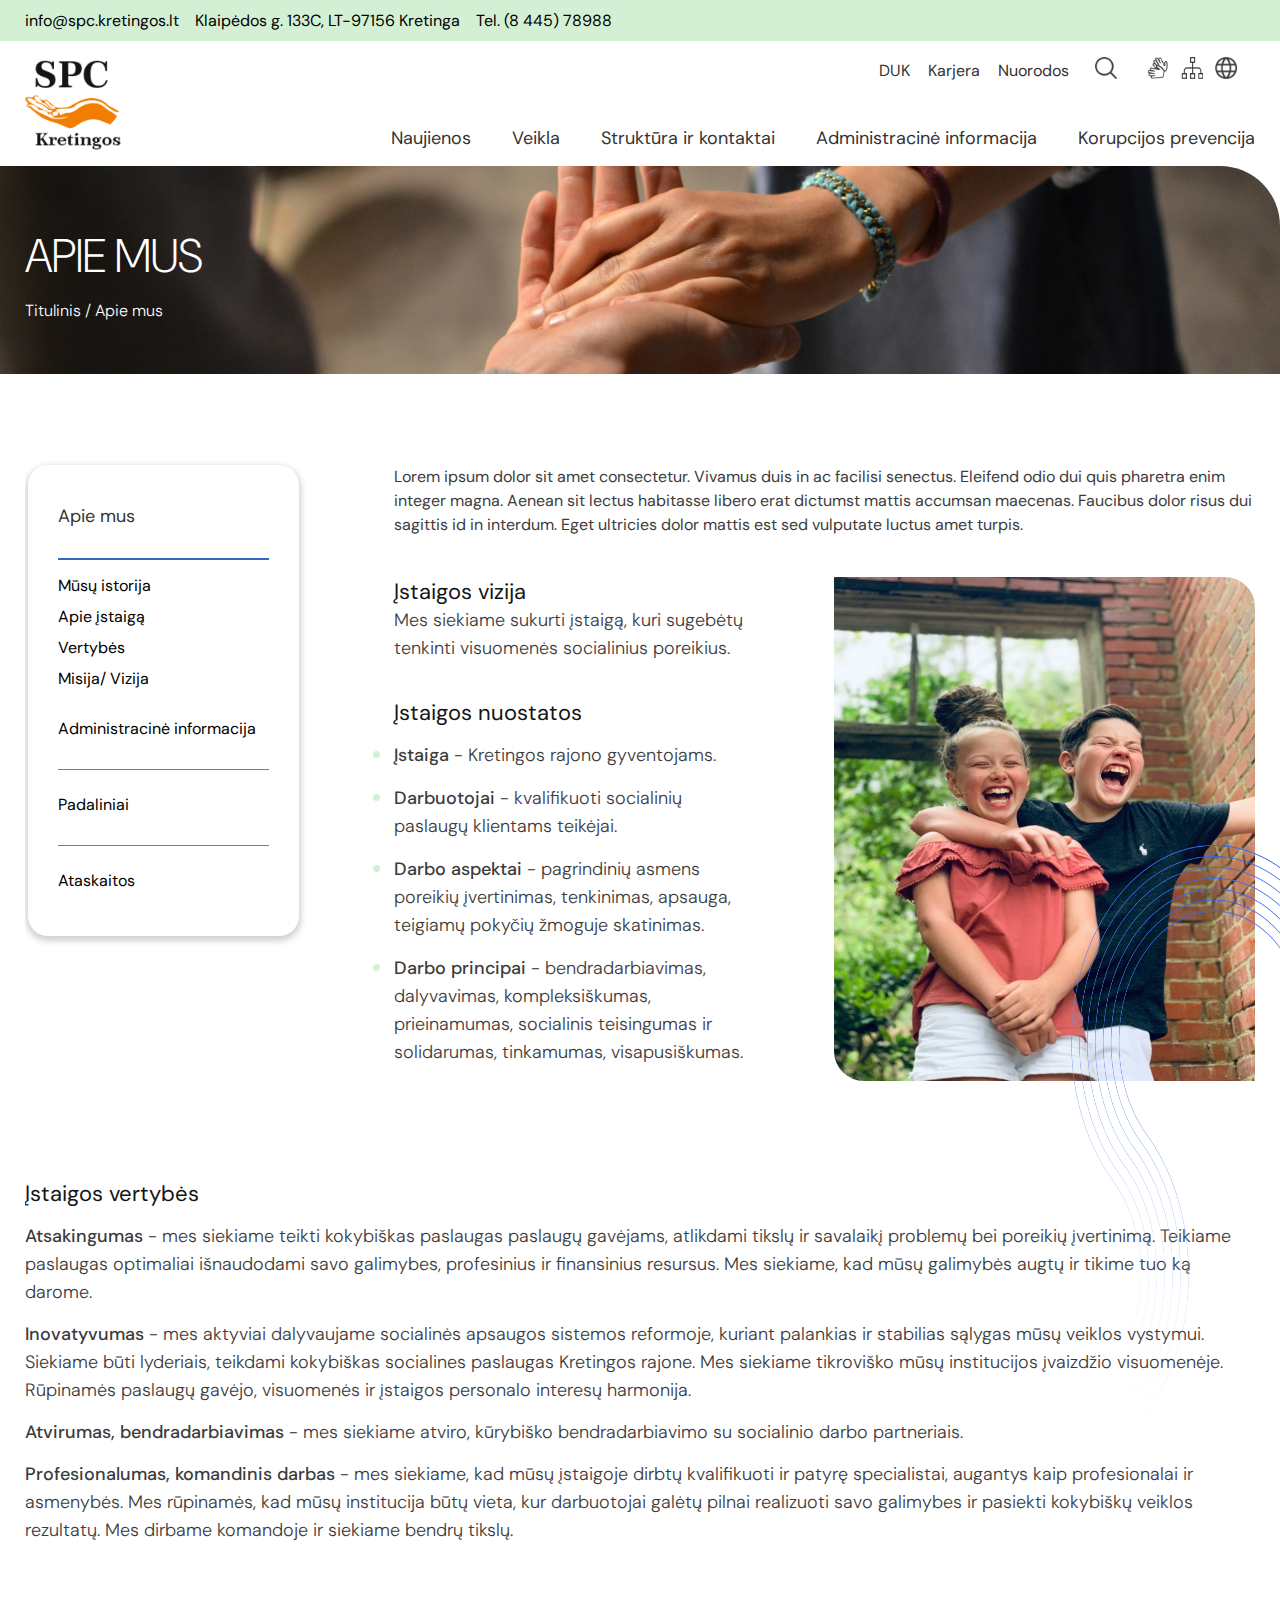
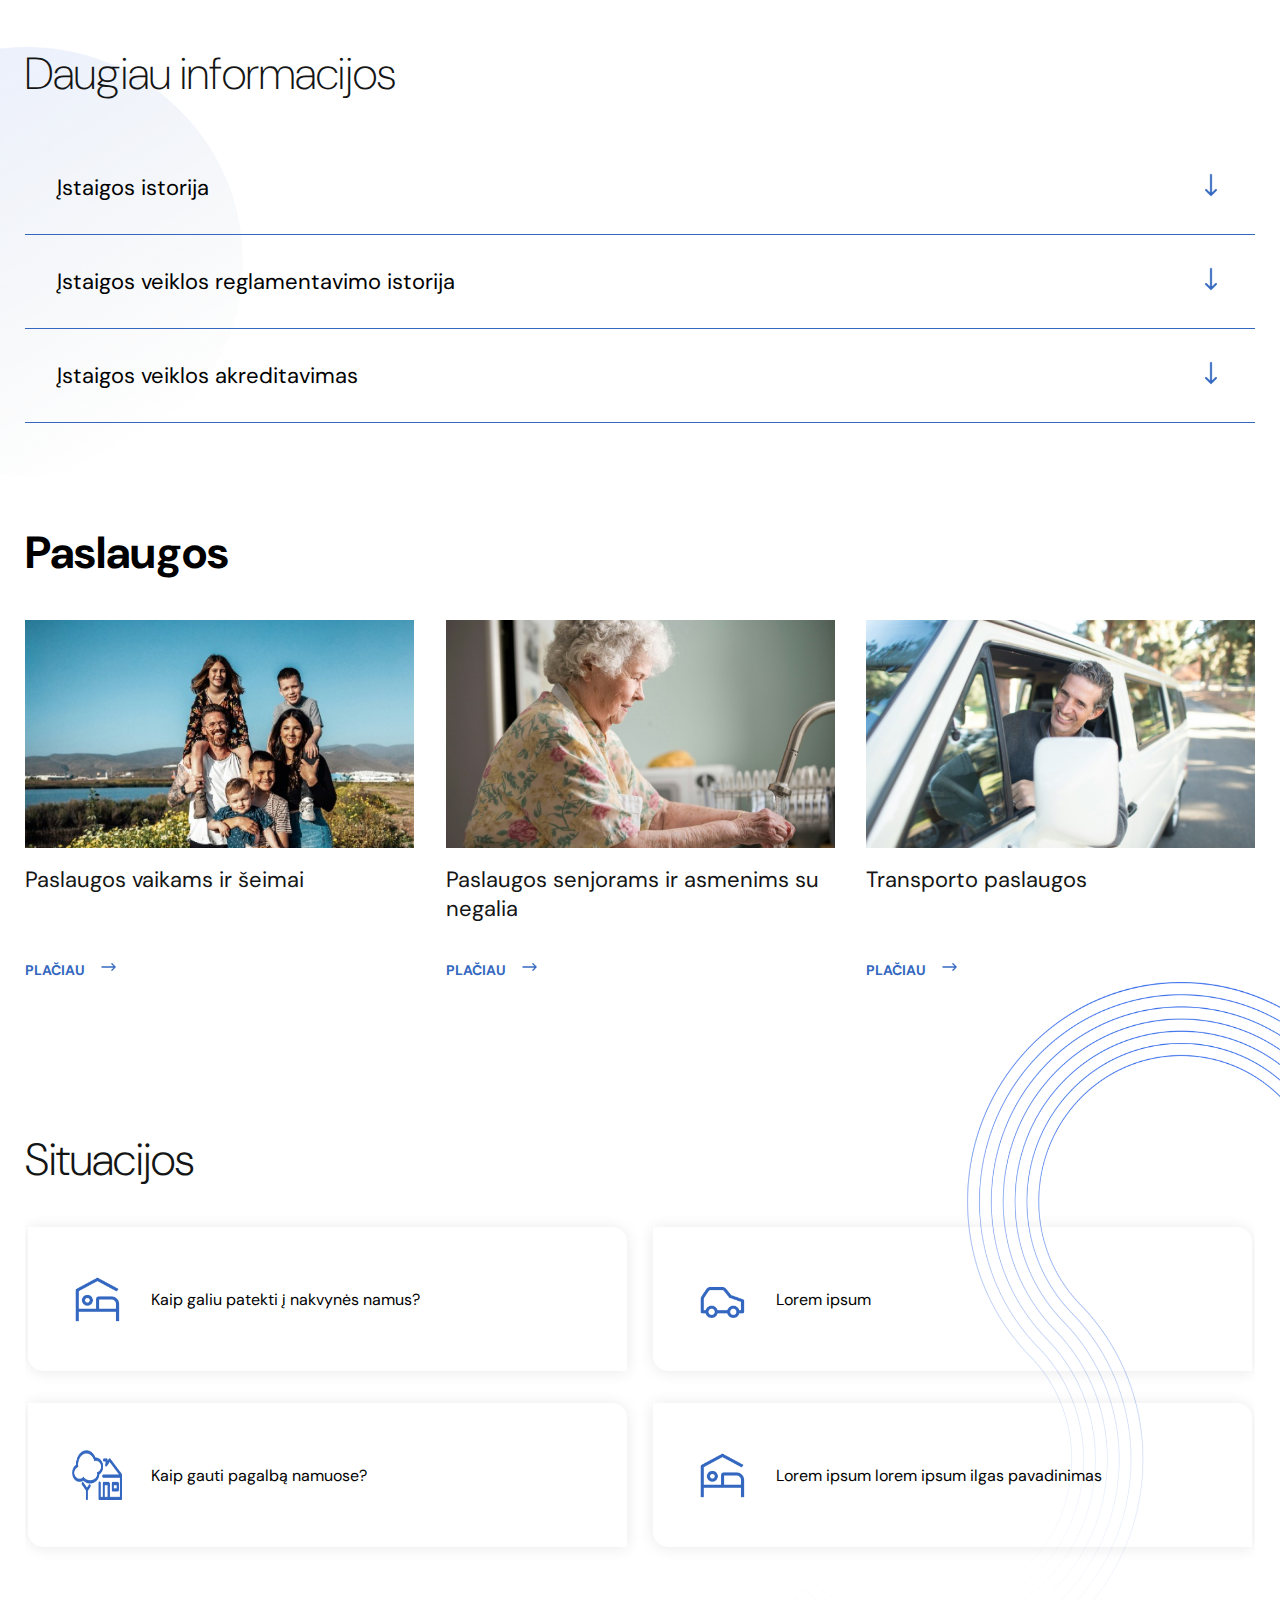
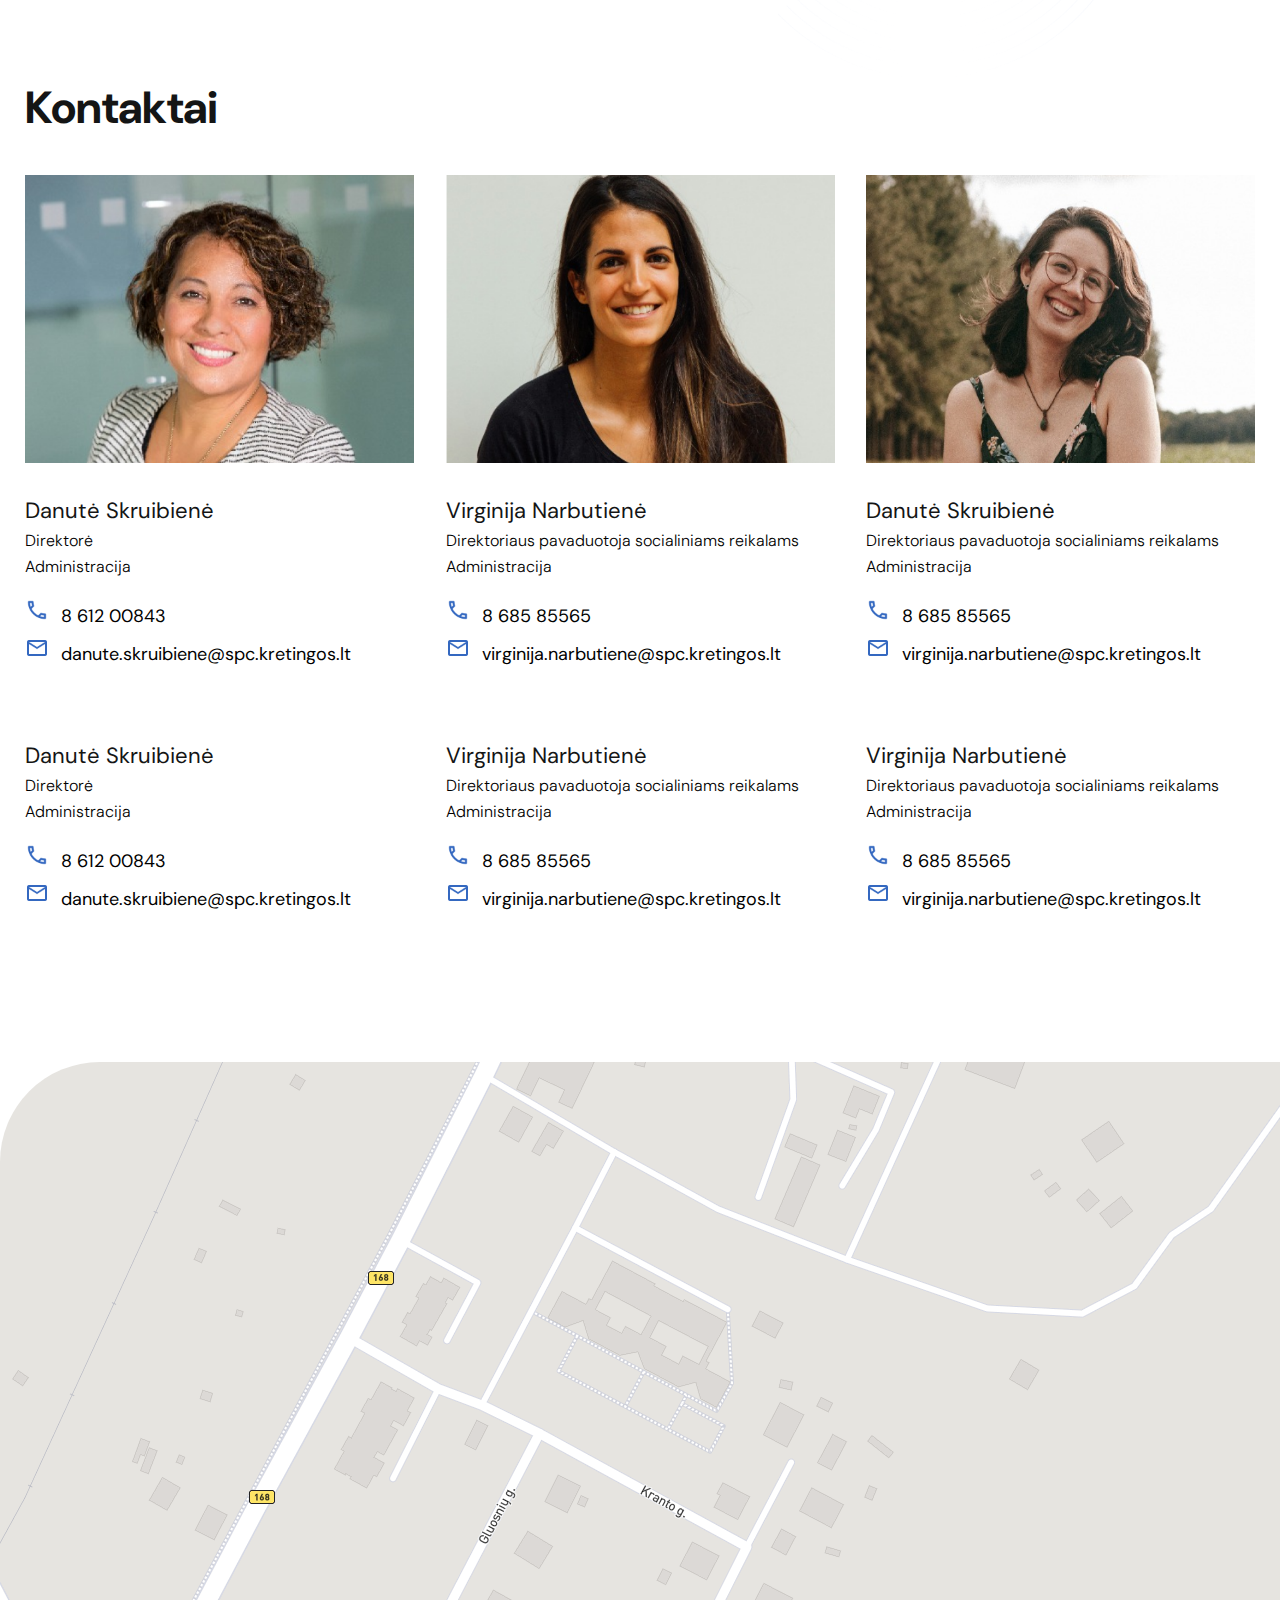
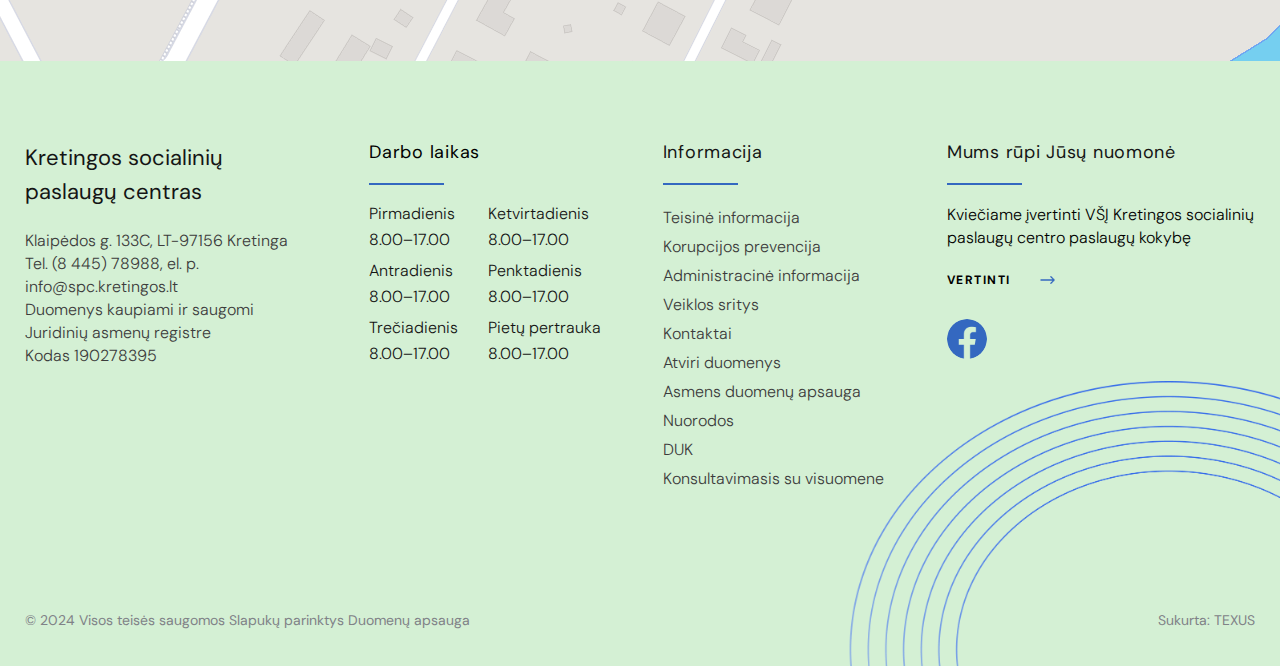
<file: page1.html>
<!DOCTYPE html>
<html lang="en">

<head>
    <meta charset="UTF-8">
    <meta name="viewport" content="width=device-width, initial-scale=1.0">
    <!-- My own style -->
    <link rel="stylesheet" type="text/css" href="./resources/css/style.css">
    <link rel="stylesheet" type="text/css" href="./resources/css/page1.css">
    <!-- Add the Font Awesome CSS file -->
    <link rel="stylesheet" href="https://cdnjs.cloudflare.com/ajax/libs/font-awesome/4.7.0/css/font-awesome.min.css">

    <!--PLUGIN-->
    <script src="https://ajax.googleapis.com/ajax/libs/jquery/3.6.1/jquery.min.js"></script>
    <title>Kretingos SPC dizainas</title>
</head>

<body>

    <div id="container-max">
        <div id="mobile-left" class="mobile-left">
            <div class="header">
                <div class="header-top">
                    <div class="container">
                        <ul>
                            <li>info@spc.kretingos.lt</li>
                            <li>Klaipėdos g. 133C, LT-97156 Kretinga</li>
                            <li>Tel. (8 445) 78988</li>
                        </ul>
                    </div>
                </div>
                <header>
                    <div class="container">
                        <div class="header-bottom">
                            <div class="logo">
                                <img src="./resources/images/logo-weight.png" alt="logo" />
                            </div>
                            <div class="navs">
                                <div class="top">
                                    <ul>
                                        <li><a>DUK</a></li>
                                        <li><a>Karjera</a></li>
                                        <li><a>Nuorodos</a></li>
                                        <li>
                                            <img class="search" src="./resources/images/icons/search.png"
                                                alt="search" />
                                            <img src="./resources/images/icons/praise.png" alt="claps" />
                                            <img src="./resources/images/icons/sitemap.png" alt="example" />
                                            <img src="./resources/images/icons/lan.png" alt="language" />
                                        </li>
                                    </ul>
                                </div>
                                <div class="bottom">
                                    <ul>
                                        <li><a>Naujienos</a></li>
                                        <li><a>Veikla</a></li>
                                        <li><a>Struktūra ir kontaktai</a></li>
                                        <li><a>Administracinė informacija</a></li>
                                        <li><a>Korupcijos prevencija</a></li>
                                    </ul>
                                </div>
                            </div>
                        </div>
                    </div>
                </header>

            </div>
            <div class="mobile-header">
                <div class="mobile-logo">
                    <img src="./resources/images/logo-weight.png" alt="logo" />
                </div>
                <div class="mobile-menu">
                    <ul>
                        <li>
                            <img class="search" src="./resources/images/icons/search.png" alt="search" />
                        </li>
                        <li>
                            <img src="./resources/images/icons/praise.png" alt="claps" />
                        </li>
                        <li>
                            <img src="./resources/images/icons/sitemap.png" alt="example" />
                        </li>
                        <li>
                            <img src="./resources/images/icons/lan.png" alt="language" />
                        </li>
                        <li id="humberger" onclick="change()">
                            <div class="humberger-box">
                                <span></span>
                                <span></span>
                                <span></span>
                                <span></span>
                            </div>
                        </li>
                    </ul>
                </div>
            </div>
            <div class="banner">
                <img src="./resources/images/vanduooo.png" alt="proper text">
                <div class="container">
                    <div class="txt">
                        <h1>APIE MUS</h1>
                        <p>Titulinis / Apie mus</p>
                    </div>
                </div>
            </div>
            <div class="container">
                <div class="descrip">
                    <div class="left">
                        <ul class="parrent">
                            <li>
                                <a>Apie mus</a>
                            </li>
                            <ul class="child">
                                <li>Mūsų istorija</li>
                                <li>Apie įstaigą</li>
                                <li>Vertybės</li>
                                <li>Misija/ Vizija</li>
                            </ul>

                            <li>Administracinė informacija</li>
                            <li>Padaliniai</li>
                            <li>Ataskaitos</li>
                        </ul>
                    </div>
                    <div class="right">
                        <p>
                            Lorem ipsum dolor sit amet consectetur. Vivamus duis in ac facilisi senectus. Eleifend odio
                            dui
                            quis
                            pharetra enim integer magna. Aenean sit lectus habitasse libero erat dictumst mattis
                            accumsan
                            maecenas. Faucibus dolor risus dui sagittis id in interdum. Eget ultricies dolor mattis est
                            sed
                            vulputate luctus amet turpis.
                        </p>
                        <div class="img-list">
                            <div class="left-list">
                                <h6>Įstaigos vizija</h6>
                                <p>Mes siekiame sukurti įstaigą, kuri sugebėtų tenkinti visuomenės socialinius
                                    poreikius.
                                </p>
                                <h6>Įstaigos nuostatos</h6>
                                <ul>
                                    <li><b>Įstaiga</b> - Kretingos rajono gyventojams.</li>
                                    <li><b>Darbuotojai</b> - kvalifikuoti socialinių paslaugų klientams teikėjai.</li>
                                    <li><b>Darbo aspektai</b> - pagrindinių asmens poreikių įvertinimas, tenkinimas,
                                        apsauga,
                                        teigiamų pokyčių žmoguje skatinimas.</li>
                                    <li><b>Darbo principai</b> - bendradarbiavimas, dalyvavimas, kompleksiškumas,
                                        prieinamumas,
                                        socialinis teisingumas ir solidarumas, tinkamumas, visapusiškumas.
                                    </li>
                                </ul>
                            </div>
                            <div class="right-img">
                                <img src="resources/images/we.jpeg" alt="proper text">
                            </div>
                        </div>
                    </div>
                </div>
            </div>
            <div class="para-parent">
                <div class="container">
                    <div class="para">
                        <h6>Įstaigos vertybės</h6>
                        <p>
                            <b>Atsakingumas</b> - mes siekiame teikti kokybiškas paslaugas paslaugų gavėjams, atlikdami
                            tikslų
                            ir
                            savalaikį
                            problemų bei poreikių įvertinimą. Teikiame paslaugas optimaliai išnaudodami savo galimybes,
                            profesinius
                            ir finansinius resursus. Mes siekiame, kad mūsų galimybės augtų ir tikime tuo ką darome.
                        </p>
                        <p>
                            <b>Inovatyvumas</b> - mes aktyviai dalyvaujame socialinės apsaugos sistemos reformoje,
                            kuriant
                            palankias
                            ir
                            stabilias sąlygas mūsų veiklos vystymui. Siekiame būti lyderiais, teikdami kokybiškas
                            socialines
                            paslaugas Kretingos rajone. Mes siekiame tikroviško mūsų institucijos įvaizdžio visuomenėje.
                            Rūpinamės
                            paslaugų gavėjo, visuomenės ir įstaigos personalo interesų harmonija.
                        </p>
                        <p>
                            <b>Atvirumas, bendradarbiavimas</b> - mes siekiame atviro, kūrybiško bendradarbiavimo su
                            socialinio
                            darbo
                            partneriais.
                        </p>
                        <p>
                            <b>Profesionalumas, komandinis darbas</b> - mes siekiame, kad mūsų įstaigoje dirbtų
                            kvalifikuoti
                            ir
                            patyrę
                            specialistai, augantys kaip profesionalai ir asmenybės. Mes rūpinamės, kad mūsų institucija
                            būtų
                            vieta,
                            kur darbuotojai galėtų pilnai realizuoti savo galimybes ir pasiekti kokybiškų veiklos
                            rezultatų.
                            Mes
                            dirbame komandoje ir siekiame bendrų tikslų.
                        </p>
                    </div>
                </div>
                <img src="./resources/images/ranibow.png" class="para-rain" alt="proper text">
            </div>
            <div class="showing">
                <div class="container">
                    <h1>Daugiau informacijos</h1>
                    <div class="switch">
                        <input id="switch-toggle" type="checkbox" role="switch" aria-labelledby="switch-label" />
                    </div>
                    <section>
                        <details class="accordion">
                            <summary id="accordion-toggle-01" class="accordion-toggle">
                                <h2>Įstaigos istorija</h2>
                                <span class="btn-icon" aria-hidden="true">
                                    <img class="down" src="./resources/images/icons/down-arrows.png" alt="proper text">
                                </span>
                            </summary>
                            <div class="accordion-panel" aria-labelledby="accordion-toggle-01">
                                <!-- Additional div to smoothen grid 0 -> 1fr transition -->
                                <div class="accordion-drawer">
                                    <!-- Additional div to add padding to the content without messing with the animation -->
                                    <div class="accordion-content">
                                        <p>
                                            Lorem ipsum dolor sit amet consectetur adipisicing elit.
                                            Expedita reprehenderit amet perferendis unde voluptate
                                            eligendi possimus corporis, illo cupiditate est in mollitia
                                            maxime! Recusandae, sed similique asperiores repellendus
                                            placeat unde libero nesciunt deleniti animi. Rerum
                                            repellendus dicta labore debitis praesentium. Error illum
                                            reprehenderit aliquid doloribus saepe est, eum quos vitae!
                                        </p>
                                    </div>
                                </div>
                            </div>
                        </details>
                    </section>

                    <section>
                        <details class="accordion">
                            <summary id="accordion-toggle-02" class="accordion-toggle">
                                <h2>Įstaigos veiklos reglamentavimo istorija</h2>
                                <span class="btn-icon" aria-hidden="true">
                                    <img class="down" src="./resources/images/icons/down-arrows.png" alt="proper text">
                                </span>
                            </summary>
                            <div class="accordion-panel" aria-labelledby="accordion-toggle-02">
                                <!-- Additional div to smoothen grid 0 -> 1fr transition -->
                                <div class="accordion-drawer">
                                    <!-- Additional div to add padding to the content without messing with the animation -->
                                    <div class="accordion-content">

                                        <p>
                                            Lorem ipsum dolor sit amet consectetur adipisicing elit.
                                            Expedita reprehenderit amet perferendis unde voluptate
                                            eligendi possimus corporis, illo cupiditate est in mollitia
                                            maxime! Recusandae, sed similique asperiores repellendus
                                            placeat unde libero nesciunt deleniti animi. Rerum
                                            repellendus dicta labore debitis praesentium. Error illum
                                            reprehenderit aliquid doloribus saepe est, eum quos vitae!
                                        </p>
                                    </div>
                                </div>
                            </div>
                        </details>
                    </section>

                    <section>
                        <details class="accordion">
                            <summary id="accordion-toggle-03" class="accordion-toggle">
                                <h2>Įstaigos veiklos akreditavimas</h2>
                                <span class="btn-icon" aria-hidden="true">
                                    <img class="down" src="./resources/images/icons/down-arrows.png" alt="proper text">
                                </span>
                            </summary>
                            <div class="accordion-panel" aria-labelledby="accordion-toggle-03">
                                <!-- Additional div to smoothen grid 0 -> 1fr transition -->
                                <div class="accordion-drawer">
                                    <!-- Additional div to add padding to the content without messing with the animation -->
                                    <div class="accordion-content">
                                        <!-- <h3>Subtitle</h3> -->
                                        <p>
                                            Lorem ipsum dolor sit amet consectetur adipisicing elit.
                                            Expedita reprehenderit amet perferendis unde voluptate
                                            eligendi possimus corporis, illo cupiditate est in mollitia
                                            maxime! Recusandae, sed similique asperiores repellendus
                                            placeat unde libero nesciunt deleniti animi. Rerum
                                            repellendus dicta labore debitis praesentium. Error illum
                                            reprehenderit aliquid doloribus saepe est, eum quos vitae!
                                        </p>
                                    </div>
                                </div>
                            </div>
                        </details>
                    </section>
                </div>
                <img src="./resources/images/rainbow1.png" alt="proper text" class="showing-rainbow">
            </div>
            <div class="container">
                <div class="profile">
                    <h2>Paslaugos</h2>
                    <div class="items">
                        <div class="item">
                            <img src="./resources/images/our-group.png" alt="proper text">
                            <div class="title">Paslaugos vaikams ir šeimai</div>
                            <div class="more">
                                <a href="#">PLAČIAU</a>
                                <span><img src="./resources/images/icons/right-arrows.png" alt="proper text"></span>
                            </div>
                        </div>
                        <div class="item">
                            <img src="./resources/images/vanduooo-1.png" alt="proper text">
                            <div class="title">Paslaugos senjorams ir asmenims su negalia</div>
                            <div class="more">
                                <a href="#">PLAČIAU</a>
                                <span><img src="./resources/images/icons/right-arrows.png" alt="proper text"></span>
                            </div>
                        </div>
                        <div class="item">
                            <img src="./resources/images/vanduooo-2.png" alt="proper text">
                            <div class="title">Transporto paslaugos</div>
                            <div class="more">
                                <a href="#">PLAČIAU</a>
                                <span><img src="./resources/images/icons/right-arrows.png" alt="proper text"></span>
                            </div>
                        </div>
                    </div>
                </div>
            </div>
            <div class="link-parent">
                <div class="container">
                    <div class="link">
                        <h2>Situacijos</h2>
                        <div class="situ">
                            <div class="item">
                                <img src="./resources/images/icons/hotel.png" alt="proper text">
                                <span>Kaip galiu patekti į nakvynės namus?</span>
                            </div>
                            <div class="item">
                                <img src="./resources/images/icons/car.png" alt="proper text">
                                <span>Lorem ipsum</span>
                            </div>
                            <div class="item">
                                <img src="./resources/images/icons/group.png" alt="proper text">
                                <span>Kaip gauti pagalbą namuose?</span>
                            </div>
                            <div class="item">
                                <img src="./resources/images/icons/hotel.png" alt="proper text">
                                <span>Lorem ipsum lorem ipsum ilgas pavadinimas</span>
                            </div>
                        </div>
                    </div>
                </div>
                <img src="./resources/images/ranibow.png" alt="proper text" class="link-rainbow">
            </div>
            <div class="container">
                <div class="clients">
                    <h2>Kontaktai</h2>
                    <div class="client">
                        <div class="item">
                            <img src="./resources/images/vanduooo-3.png" alt="proper text">
                            <div class="first">
                                <h6>Danutė Skruibienė</h6>
                                <p>Direktorė</p>
                                <p>Administracija</p>
                                <ul class="tel">
                                    <li>
                                        <img src="./resources/images/icons/Phone.png" alt="proper text">
                                        <span>8 612 00843</span>
                                    </li>
                                    <li>
                                        <img src="./resources/images/icons/Email.png" alt="proper text">
                                        <span>danute.skruibiene@spc.kretingos.lt </span>
                                    </li>
                                </ul>
                            </div>
                            <div class="second">
                                <h6>Danutė Skruibienė</h6>
                                <p>Direktorė</p>
                                <p>Administracija</p>
                                <ul class="tel">
                                    <li>
                                        <img src="./resources/images/icons/Phone.png" alt="proper text">
                                        <span>8 612 00843</span>
                                    </li>
                                    <li>
                                        <img src="./resources/images/icons/Email.png" alt="proper text">
                                        <span>danute.skruibiene@spc.kretingos.lt </span>
                                    </li>
                                </ul>
                            </div>
                        </div>
                        <div class="item">
                            <img src="./resources/images/vanduooo-4.png" alt="proper text">
                            <div class="first">
                                <h6>Virginija Narbutienė</h6>
                                <p>Direktoriaus pavaduotoja socialiniams reikalams</p>
                                <p>Administracija</p>
                                <ul class="tel">
                                    <li>
                                        <img src="./resources/images/icons/Phone.png" alt="proper text">
                                        <span>8 685 85565</span>
                                    </li>
                                    <li>
                                        <img src="./resources/images/icons/Email.png" alt="proper text">
                                        <span>virginija.narbutiene@spc.kretingos.lt</span>
                                    </li>
                                </ul>
                            </div>
                            <div class="second">
                                <h6>Virginija Narbutienė</h6>
                                <p>Direktoriaus pavaduotoja socialiniams reikalams</p>
                                <p>Administracija</p>
                                <ul class="tel">
                                    <li>
                                        <img src="./resources/images/icons/Phone.png" alt="proper text">
                                        <span>8 685 85565</span>
                                    </li>
                                    <li>
                                        <img src="./resources/images/icons/Email.png" alt="proper text">
                                        <span>virginija.narbutiene@spc.kretingos.lt</span>
                                    </li>
                                </ul>
                            </div>
                        </div>
                        <div class="item">
                            <img src="./resources/images/vanduooo-5.png" alt="proper text">
                            <div class="first">
                                <h6>Danutė Skruibienė</h6>
                                <p>Direktoriaus pavaduotoja socialiniams reikalams</p>
                                <p>Administracija</p>
                                <ul class="tel">
                                    <li>
                                        <img src="./resources/images/icons/Phone.png" alt="proper text">
                                        <span>8 685 85565</span>
                                    </li>
                                    <li>
                                        <img src="./resources/images/icons/Email.png" alt="proper text">
                                        <span>virginija.narbutiene@spc.kretingos.lt</span>
                                    </li>
                                </ul>
                            </div>
                            <div class="second">
                                <h6>Virginija Narbutienė</h6>
                                <p>Direktoriaus pavaduotoja socialiniams reikalams</p>
                                <p>Administracija</p>
                                <ul class="tel">
                                    <li>
                                        <img src="./resources/images/icons/Phone.png" alt="proper text">
                                        <span>8 685 85565</span>
                                    </li>
                                    <li>
                                        <img src="./resources/images/icons/Email.png" alt="proper text">
                                        <span>virginija.narbutiene@spc.kretingos.lt</span>
                                    </li>
                                </ul>
                            </div>
                        </div>
                    </div>
                </div>
            </div>
            <div class="map">
                <img src="./resources/images/basemap.png" />
            </div>
            <div class="footer">
                <div class="container">
                    <div class="footer-top">
                        <div class="first-item">
                            <h1>Kretingos socialinių paslaugų centras</h1>

                            <div class="address">
                                Klaipėdos g. 133C, LT-97156 Kretinga<br />
                                Tel. (8 445) 78988, el. p. info@spc.kretingos.lt<br />
                                Duomenys kaupiami ir saugomi Juridinių asmenų registre<br />
                                Kodas 190278395<br />
                            </div>
                        </div>
                        <div class="second-item">
                            <h1>Darbo laikas</h1>
                            <p class="border"></p>
                            <div class="time-table">
                                <div class="item">
                                    <p>Pirmadienis</p>
                                    <p>8.00–17.00</p>
                                </div>
                                <div class="item">
                                    <p>Ketvirtadienis</p>
                                    <p>8.00–17.00</p>
                                </div>
                                <div class="item">
                                    <p>Antradienis</p>
                                    <p>8.00–17.00</p>
                                </div>
                                <div class="item">
                                    <p>Penktadienis</p>
                                    <p>8.00–17.00</p>
                                </div>
                                <div class="item">
                                    <p>Trečiadienis</p>
                                    <p>8.00–17.00</p>
                                </div>
                                <div class="item">
                                    <p>Pietų pertrauka</p>
                                    <p>8.00–17.00</p>
                                </div>
                            </div>
                        </div>
                        <div class="third-item">
                            <h1>Informacija</h1>
                            <p class="border"></p>
                            <ul>
                                <li>Teisinė informacija</li>
                                <li>Korupcijos prevencija</li>
                                <li>Administracinė informacija</li>
                                <li>Veiklos sritys</li>
                                <li>Kontaktai</li>
                                <li>Atviri duomenys</li>
                                <li>Asmens duomenų apsauga </li>
                                <li>Nuorodos</li>
                                <li>DUK</li>
                                <li>Konsultavimasis su visuomene</li>
                            </ul>
                        </div>
                        <div class="fourth-item">
                            <h1>Mums rūpi Jūsų nuomonė</h1>
                            <p class="border"></p>

                            <p class="txt">Kviečiame įvertinti VŠĮ Kretingos socialinių paslaugų centro paslaugų kokybę
                            </p>
                            <div class="vert">
                                <span>VERTINTI</span>
                                <img src="./resources/images/icons/right-arrows.png" alt="proper text">
                            </div>
                            <div class="fb">
                                <img src="./resources/images/icons/fb.png" alt="proper text">
                            </div>
                        </div>
                    </div>
                    <div class="footer-bottom">
                        <p> © 2024 Visos teisės saugomos Slapukų parinktys Duomenų apsauga</p>
                        <p>Sukurta: TEXUS</p>
                    </div>
                </div>
                <img class="footer-rainbow" src="./resources/images/rainbow-footer.png" alt="proper text">
            </div>
        </div>
        <div id="mobile-right" class="mobile-right">
            <div class="m-nav">
                <ul>
                    <li><i class="fa fa-phone" aria-hidden="true"></i></li>
                    <li><i class="fa fa-envelope" aria-hidden="true"></i></li>
                    <li><i class="fa fa-map-marker" aria-hidden="true"></i></li>
                </ul>
            </div>
            <div class="m-menu">
                <section class="accordion">
                    <div class="tab">
                        <input type="checkbox" name="accordion-1" id="cb1">
                        <label for="cb1" class="tab__label">Naujienos</label>
                        <div class="tab__content">
                            <ul>
                                <li>Test menu</li>
                                <li>Test menu</li>
                                <li>Test menu</li>
                                <li>Test menu</li>
                                <li>Test menu</li>
                                <li>Test menu</li>
                            </ul>
                        </div>
                    </div>
                    <div class="tab">
                        <input type="checkbox" name="accordion-1" id="cb2">
                        <label for="cb2" class="tab__label">Veikla</label>
                        <div class="tab__content">
                            <ul>
                                <li>Test menu</li>
                                <li>Test menu</li>
                                <li>Test menu</li>
                                <li>Test menu</li>
                                <li>Test menu</li>
                                <li>Test menu</li>
                            </ul>
                        </div>
                    </div>
                    <div class="tab">
                        <input type="checkbox" name="accordion-1" id="cb3">
                        <label for="cb3" class="tab__label">Struktūra ir kontaktai</label>
                        <div class="tab__content">
                            <ul>
                                <li>Test menu</li>
                                <li>Test menu</li>
                                <li>Test menu</li>
                                <li>Test menu</li>
                                <li>Test menu</li>
                                <li>Test menu</li>
                            </ul>
                        </div>
                    </div>
                    <div class="tab">
                        <input type="checkbox" name="accordion-1" id="cb4">
                        <label for="cb4" class="tab__label">Administracinė informacija</label>
                        <div class="tab__content">
                            <ul>
                                <li>Test menu</li>
                                <li>Test menu</li>
                                <li>Test menu</li>
                                <li>Test menu</li>
                                <li>Test menu</li>
                                <li>Test menu</li>
                            </ul>
                        </div>
                    </div>
                    <div class="tab">
                        <input type="checkbox" name="accordion-1" id="cb5">
                        <label for="cb5" class="tab__label">Korupcijos prevencija</label>
                        <div class="tab__content">
                            <ul>
                                <li>Test menu</li>
                                <li>Test menu</li>
                                <li>Test menu</li>
                                <li>Test menu</li>
                                <li>Test menu</li>
                                <li>Test menu</li>
                            </ul>
                        </div>
                    </div>
                    <div class="tab tab2">
                        <label for="cb7" class="tab__label">DUK</label>
                    </div>
                    <div class="tab tab2">
                        <label for="cb8" class="tab__label">Karjera</label>
                    </div>
                    <div class="tab tab2">
                        <label for="cb9" class="tab__label">Nuorodos</label>
                    </div>

                </section>

            </div>
        </div>
    </div>

    <script src="https://code.jquery.com/jquery-3.7.1.min.js"
        integrity="sha256-/JqT3SQfawRcv/BIHPThkBvs0OEvtFFmqPF/lYI/Cxo=" crossorigin="anonymous"></script>
    <script>
        $(document).ready(function () {
            $(window).on('scroll', function () {
                if ($(window).scrollTop()) {
                    $("header").addClass('scroll-header')
                } else {
                    $("header").removeClass('scroll-header')
                }
            })
        })
    </script>
    <script>


        /** *********************************************************
         * Vairble declarations
         ********************************************************** */
        const btns = document.querySelectorAll(".accordion-toggle");
        const soloSwitch = document.getElementById("switch-toggle");
        const soloStatus = document.getElementById("switch-status");

        /* Check for user preferences about animations. */
        const isAnimateDisabled = window.matchMedia("(prefers-reduced-motion)").matches;

        /* Internal state to store the last expanded panel. */
        let lastActive = null;

        /** *********************************************************
         * Event listeners
         ********************************************************** */
        soloSwitch.addEventListener("change", onCheckboxToggle);
        btns.forEach((btn) => btn.addEventListener("click", onButtonToggle));

        /** *********************************************************
         * Event handlers
         ********************************************************** */
        function onCheckboxToggle() {
            const isChecked = this.hasAttribute("checked");

            /* 1. Update UI for the toggle switch. */
            this.toggleAttribute("checked");

            /* 2. Update UI for the toggle switch status text. */
            soloStatus.innerText = isChecked ? "OFF" : " ON";

            /* 3. Close all expanded panel (if any) except the last active one. */
            btns.forEach((btn) => {
                if (btn !== lastActive && isPanelExpanded(btn)) {
                    collapsePanel(btn);
                }
            });
        }

        function onButtonToggle(e) {
            const panel = this.nextElementSibling;
            const isSoloMode = soloSwitch.hasAttribute("checked");

            /* 1. In solo mode, collapse other expanded panels if any. */
            if (isSoloMode) {
                btns.forEach((btn) => {
                    if (btn !== this && isPanelExpanded(btn)) {
                        collapsePanel(btn);
                    }
                });
            }

            /* 2. Expand/collapse selected panel. */
            if (isPanelExpanded(this)) {
                /* On close, first prevent the default behavior (automatically removing the 'open' attribute to the <details> element). */
                e.preventDefault();
                collapsePanel(this);
            } else {
                expandPanel(panel);
            }

            /* 3. Update internal state. */
            lastActive = this;
        }

        /** *********************************************************
         * Utility functions
         ********************************************************** */
        /**
         * On open, stick to the default behavior (the 'open' attribute is automatically added to the <details> element).
         * Simply add custom HTML 'expanded' attribute on accordion's panel to trigger state transition via CSS property.
         */
        function expandPanel(nodePanel) {
            if (isAnimateDisabled) {
                nodePanel.setAttribute("expanded", "true");
            } else {
                /* Firefox fix: use a zero-delay timeout to ensure the CSS transition is executed asynchronously and occurs after the 'open' attribute is added. */
                setTimeout(() => {
                    nodePanel.setAttribute("expanded", "true");
                }, 0);
            }
        }

        /**
         * On close, first remove the 'expanded' custom attribute to trigger the collapse CSS transition, then resume to default behavior (removing the 'open' attribute from the <details> element).
         */
        function collapsePanel(btn) {
            const panel = btn.nextElementSibling;
            const accordion = btn.parentNode;

            /* Remove the custom attribute regardless animation are allowed or not. */
            panel.removeAttribute("expanded");

            if (isAnimateDisabled) {
                accordion.removeAttribute("open");
            } else {
                /* ...then wait for the CSS collapsing transition to end (one-time event!)... */
                panel.addEventListener(
                    "transitionend",
                    () => {
                        /* ...and finally resume to the default behavior. */
                        accordion.removeAttribute("open");
                    },
                    { once: true }
                );
            }
        }

        function isPanelExpanded(btnNode) {
            return btnNode.nextElementSibling.hasAttribute("expanded");
        }

    </script>
    <script>

        function change() {
            // document.getElementById("mobile-left").style.background = 'violet'
            var isClicked = document.getElementsByClassName("container-max");

            var element = document.getElementById("container-max");
            if (isClicked.length > 0) {
                element.classList.remove("container-max");
            } else {
                element.classList.add("container-max");

            }

        }
        // function menuOpen() {
        //     var isClicked = document.getElementsByClassName("m-single")
        //     var el = document.getElementById("mobile-single-menu")
        //     if (isClicked > 0) {
        //         el.classList.remove('m-single')
        //     } else {
        //         el.classList.add('m-single')
        //     }
        // }
        $('.mshow').click(function () {
            $('#target').show(200);
            $('.mshow').hide(0);
            $('.mhide').show(0);
        });
        $('.mhide').click(function () {
            $('#target').hide(500);
            $('.mshow').show(0);
            $('.mhide').hide(0);
        });
        $('.toggle').click(function () {
            $('#target').toggle('mslow');
        });
    </script>
</body>

</html>
</file>
<file: resources/css/style.css>
/* ========================
Custom Css
@author: Nurislam Mridha
============================*/

@import url('https://fonts.googleapis.com/css2?family=DM+Sans:ital,opsz,wght@0,9..40,100..1000;1,9..40,100..1000&display=swap');

/* ========================
Common Style
============================*/
* {
  margin: 0;
  padding: 0;
  -webkit-box-sizing: border-box;
    -moz-box-sizing: border-box;
    box-sizing: border-box;
}

body {
  background-color: #FFF;
  font-family: "DM Sans", sans-serif;
  -webkit-font-smoothing: antialiased;
  scroll-behavior: smooth;
  overflow-x: hidden;

}

  h1,
  h2,
  h3,
  h4,
  h5,
  h6 {}
  a,
  a:hover,
  a:focus,
  a:active {
      text-decoration: none;
      outline: none;
  }
  
  a,
  a:active,
  a:focus {
      color: #333;
      text-decoration: none;
      transition-timing-function: ease-in-out;
      -ms-transition-timing-function: ease-in-out;
      -moz-transition-timing-function: ease-in-out;
      -webkit-transition-timing-function: ease-in-out;
      -o-transition-timing-function: ease-in-out;
      transition-duration: .2s;
      -ms-transition-duration: .2s;
      -moz-transition-duration: .2s;
      -webkit-transition-duration: .2s;
      -o-transition-duration: .2s;
  }
  
  ul {
      margin: 0;
      padding: 0;
      list-style: none;
  }
  img {
  max-width: 100%;
  height: auto;
  }
.container{
    width: 1230px;
    margin: auto;
    overflow: hidden;
}
  /* .cd{
    background-color: red;
  }
  .ts{
    background-color: aqua;
  } */
/* ========================
Header Section
============================*/

.header-top{
    background-color: #D4F0D4;
}
.header-top ul{
    display: flex;
    padding: 10px 0;
}
.header-top ul li{
    cursor: pointer;
    font-size: 16px;
    margin-right: 16px;

}
.header-bottom{
    /* background-color: yellow; */
    display: flex;
    justify-content: space-between;
    padding: 16px 0px;
}
.header-bottom .logo{
    width: 97px;
    height: 93.44px;
    cursor: pointer;
}
.header-bottom .logo img{
    width: 100%;
    height: 100%;
    transition: all 1s ease;
}
.header-bottom .logo:hover img{
    transform:scale(1.2);  
}
.header-bottom .navs{
    display: flex;
    flex-direction: column;
    justify-content: space-between;
}
.header-bottom .navs .top{
    /* background-color: red; */
}
.header-bottom .navs .top ul{
    display: flex;
    justify-content: end;
    align-items: center;
}
.header-bottom .navs .top ul li{
   cursor: pointer;
   margin-right: 18px;
   transition:.3s ease;
}
.header-bottom .navs .top ul li:hover {
    /* transform: scale(1.02) translateY(-0.3rem); */
}
.header-bottom .navs .top ul li a{
    font-size: 16px;
}
.header-bottom .navs .top ul li img{
    width: 22px;
    height: 22px;
    margin-left: 8px;
}
.header-bottom .navs .search{
    margin-right: 18px;
}
.header-bottom .navs .bottom{
    /* background-color: aqua; */
    /* margin-top: 33px; */
}
.header-bottom .navs .bottom ul{
    display: flex;
    align-items: center;
}
.header-bottom .navs .bottom ul li{
    margin-left: 41px;
    cursor: pointer;
    transition:.3s ease;
}
.header-bottom .navs .bottom ul li:hover{
    transform: scale(1.02) translateY(-0.3rem);
}
.header-bottom .navs .bottom ul li a{
    font-size: 18px;
}
.scroll-header{
  width: 100%;
  position: fixed; 
  top: -38px;
  z-index: 999999;
  background: #FFF;
}
.scroll-header .logo{
    width: 60px;
    height: 67px;
    padding-top: 34px;
}
.mobile-header{
    display: none;
}
/* ========================
Hero Section
============================*/

/* ========================
Description Section
============================*/
.description{
    background-color: #D4F0D4;
    padding: 151px 0px 54px 0px;
}
.description h1{
    font-weight: 250;
    font-size: 45px;
}
.description p{
    margin-top: 21px;
    font-size: 16px;
    line-height: 24px;
}
.description .my-btn{
    margin-top: 28px;
    cursor: pointer;
    width: 178px;
    height: 55px;
    display: flex;
    justify-content: center;
    align-items: center;
    font-size: 14px;
    font-weight: 700;
    border-radius: 60px;
    background-color:#3468C0;
    color: #fff;
    transition:.5s ease;
    margin-left: 2px;
}
.description .my-btn:hover{
    transform: scale(1.02) translateY(-0.3rem);
background-color: #fff;
border: 1px solid #3468C0;
color: #3468C0;
}
@keyframes shake {
    10%, 90% {
      transform: translate3d(-1px, 0, 0);
    }
    20%, 80% {
      transform: translate3d(2px, 0, 0);
    }
    
    30%, 50%, 70% {
      transform: translate3d(-2px, 0, 0);
    }
    40%, 60% {
      transform: translate3d(2px, 0, 0);
  }
}
/* ========================
News Section
============================*/
.newses{
  padding: 86px 0px 25px 0px;  
}
.newses .header{
    display: flex;
    justify-content: space-between;
    align-items: center;
}
.newses .header .title{
    font-weight: 250;
    font-size: 45px;
    color: #141515;
}
.newses .header .right{
    display: flex;
    align-items: center;
    cursor: pointer;
}
.newses .header .content{
    font-weight: 700;
    font-size: 12px;
    color:#3C3C3C;
    margin-right: 28px;
}
.newses .header img{
    width: 14px;
    height: 8px;
}
.newses .news{
    display: flex;
    justify-content: space-between;
    margin-top: 38px;
}
.newses .news .item{
width: 388px;
transition:.3s ease;
}
.newses .news .item:hover{
    transform: scale(1.02) translateY(-0.3rem);
}
.newses .news .item img{
    width: 100%;
    height: 228px;
}
.newses .news .item .date{
    margin-top: 16px;
    font-weight: 400;
    font-size: 14px;
    color: #808287;
}
.newses .news .item .txt{
  margin-top: 5px;
  height: 102px;
  overflow: hidden;
  font-weight: 400;
  font-size: 22px;
  line-height: 34px;  
  color: #141515;
}
.newses .news .item .foot{
    margin-top: 31px;
    display: flex;
    align-items: center;
}
.newses .news .item .foot div{
    font-size: 14px;
    font-weight: 700;
    line-height: 18.23px;
    letter-spacing: 0.1em;
    color: #3468C0;
    margin-right: 20px;
    cursor: pointer;
}
.newses .news .item .foot img{
   width: 16px;
   height: 16px;
}
/* ========================
Gallery Section
============================*/
.gallery{
    display: flex;
    justify-content: space-between;
    padding:200px 0 102px 0px;
}
.gallery .left{
    width: 525px;
}
.gallery .left .txt{
font-size: 46px;
font-weight: 250;
line-height: 62px;
color: #141515;
}
.gallery .left p{
margin-top: 38px;
font-size: 18px;
font-weight: 300;
line-height: 24px;
color: #3C3C3C;
}
.gallery .left a{
    margin-top: 80px;
    cursor: pointer;
    display: flex;
    align-items: center;
    justify-content: center;
    width: 178px;
    height: 55px;
    border-radius: 60px;
    font-size: 14px;
    font-weight: 700;
    letter-spacing: 0.1em;
    color: #FFF;
    background-color: #3468C0;
    transition:.3s ease;
    margin-left: 2px;
}
.gallery .left a:hover{

    transform: scale(1.02) translateY(-0.3rem);
    background-color: #FFF;
    border: 1px solid #3468C0;
    color: #3468C0;
}
.gallery .right{
    position: relative;
    /* padding-top: 200px; */
    /* background: url('../images/basemap.png'); */
    /* background: red; */
}
.gallery .right .img{
    width: 421px;
    height: 504px;
    margin-right:140px;
}
.gallery .right .img img{
    width: 100%;
    height: 100%;
    transition:.3s ease;
    border-top-right-radius: 30px;
    border-bottom-left-radius: 30px;
}
.gallery .right .img img:hover{
    transform: scale(1.02) translateY(-0.3rem);
}
.gallery .right .child{
    width: 246px;
    height: 358px;
    position: absolute;
    top: 50%;
    right: 0;
    transform: translateY(-50%);
    transition:.3s ease;
    border-top-left-radius: 20px;
    border-bottom-right-radius: 20px;
}
.gallery .right .child:hover{
    transform: scale(1.02) translateY(-52%);
}
.gallery-parent{
    position: relative;
}
.gallery-parent .rainbow-right{
    position: absolute;
    top:0px;
    right: 0;
    width: 489px;
    height: 581px;
    z-index: -10;
}
.gallery-parent .rainbow-left{
    position: absolute;
    top:0px;
    left: 0;
    width: 194px;
    height: 391px;
    z-index: -10;
}
/* ========================
Map Section
============================*/

    .map img {
        width: 100%;
        height: auto;
        border-top-left-radius: 100px;
    }
/* ========================
Footer Section
============================*/
.footer{
    margin-top: -6px;
    position: relative;
    background-color: #D4F0D4;
    padding: 80px 0px 36px 0px;
}
.footer .footer-top{
    display: flex;
    justify-content: space-between;
}
.footer .footer-top .first-item{
    width: 283px;
}
.footer .first-item h1{
font-size: 22px;
font-weight: 400;
line-height: 34px;
color: #141515;
}

.footer .first-item .address{
margin-top: 20px;
font-size: 16px;
font-weight: 300;
line-height: 23px;
text-align: left;
color: #3C3C3C;
}
.footer .second-item{
    width:232px;
}
.footer .second-item h1{
    font-size: 18px;
    font-weight: 400;
    line-height: 22px;
    letter-spacing: 0.04em;
    
}
.footer .second-item .border,.footer .third-item .border,.footer .fourth-item .border{
   margin-top: 20px; 
   width: 75px;
   height: 2px;
   background-color: #3468C0;
}
.footer .second-item .time-table{
    margin-top: 18px;
    display: grid;
    grid-template-columns: auto auto;
    justify-content: space-between;
    row-gap: 5px;
}
.footer .second-item .item p{
    font-weight: 300;
    font-size: 16px;
    color: #141515;
    margin-bottom: 5px;
}
.footer .third-item{
    width: 223px;
}
.footer .third-item h1{
    font-size: 18px;
    font-weight: 400;
    line-height: 22px;
    letter-spacing: 0.04em;
     color: #141515;
}
.footer .third-item ul{
    margin-top: 18px;
}
.footer .third-item ul li{
  cursor: pointer;
font-size: 16px;
font-weight: 300;
line-height: 23px;
color: #3C3C3C;
padding: 3px 0px;
}
.footer .fourth-item{
   width: 308px;
}
.footer .fourth-item h1{
    font-size: 18px;
    font-weight: 400;
    line-height: 22px;
    letter-spacing: 0.04em;
     color: #141515;
}
.footer .fourth-item .txt{
  margin-top: 18px;
font-size: 16px;
font-weight: 300;
line-height: 23px;

}
.footer .fourth-item .vert{
 margin-top: 19px;
 display: flex;
 align-items: center;
 cursor: pointer;
}
.footer .fourth-item .vert span{
    font-size: 12px;
    font-weight: 700;
    line-height: 24px;
    letter-spacing: 0.12em;
    margin-right: 28px;
}
.footer .fourth-item .vert img{
 width: 16px;
 height: 16px;
}
.footer .fourth-item .fb img{
  margin-top: 27px;
  width: 40px;
  height: 40px;
  border-radius: 50%;
}
.footer .footer-bottom{
    margin-top: 117px;
    display: flex;
    justify-content: space-between;
    align-items: center;
}
.footer .footer-bottom p{
font-size: 14px;
font-weight: 400;
line-height: 20px;
color: #808287;
}
.footer .footer-rainbow{
    position: absolute;
    right: 0;
    bottom: 0;
    height: 285px;
}



/***************************
            HERO SECTION
****************************/


.my-header a{
    text-decoration:none !important;
    min-width: fit-content;
    width: fit-content;
    width: -webkit-fit-content;
    width: -moz-fit-content;
}

.my-header .slider {
    position: relative;
    width: 100%;
    height: 500px;
}

.my-header ul{
    padding:0;
    margin:0;
}


.my-header .slider li {
    position: absolute;
    top: 0;
    left: 0;
    width: 100%;
    height: 100%;
    background-repeat: no-repeat;
    transition: clip .7s ease-in-out, z-index 0s .7s;
    clip: rect(0, 100vw, 100vh, 100vw);
    display:flex;
    align-items:center;
    justify-content:left;
    border-top-right-radius: 100px;
}

.my-header .slider li:nth-child(1){
    background:linear-gradient(to right, rgba(1,1,1,0.6) 10%, rgba(1,1,1,0.2) 51%, rgba(1,1,1,0.01) 100%), url("../images/slide.png");
    background-size: cover;
    background-position:top left;
}


.my-header .slider li:nth-child(2){
    background:linear-gradient(to right, rgba(1,1,1,.7) 10%, rgba(1,1,1,0.3) 51%, rgba(1,1,1,0.01) 100%), url("../images/slide2.jpg");
    background-size: cover;
    background-position:top left;
}

.my-header .slider li:nth-child(3){
    background:linear-gradient(to right, rgba(1,1,1,.7) 10%, rgba(1,1,1,0.3) 51%, rgba(1,1,1,0.01) 100%), url("../images/slide3.jpg");
    background-size: cover;
    background-position:top left;
}

.my-header .slider li:before{
    transition: 0.5s;
    top:-250px !important;
}

.my-header li.current:before{
    transition-delay: 1s;
    transform: rotate(-90deg);
    top:-20px !important;
}

.my-header li.current {
    z-index: 1;
    clip: rect(0, 100vw, 100vh, 0);
}

.my-header li.prev {
    clip: rect(0, 0, 100vh, 0);
}

.my-header .slider aside {
    position: absolute;
    bottom: 2rem;
    left: 2rem;
    text-align: center;
    z-index: 10;
}

.my-header .slider aside a {
    display: inline-block;
    width: 8px;
    height: 8px;
    min-width: 8px;
    min-height: 8px;
    background-color: var(--white);
    margin: 0 0.2rem;
    transition: transform .3s;
}

.my-header a.current_dot {
    transform: scale(1.4);
    background:var(--primary) !important;
}

@media screen and (max-width: 920px) {
    .my-header{
        height:70vh;
        position:relative;
    }
    
    .my-header .slider{
        height:70vh;
    }
    
    
    .my-header .slider li:nth-child(2){
        background-position:top center;
    }
    
    .my-header .slider li:nth-child(3){
        background-position:top center;
    }
    
    .my-header li.current:before{
        top:-30px;
        right:-10px;
    }
} 
.hero{
    position: relative;
}
.hero .mid-card{
    width: 315px;
    height: 256px;
    padding: 24px 32px;
    position: absolute;
    top: 50%;
    right: 0;
    transform: translateY(-50%);
    z-index: 999;
    background-color: #FFF;
    border-top-left-radius: 15px;
    border-bottom-left-radius: 15px;
    /* animation-name: example;
    animation-duration: 4s;
    opacity: 1;
    transition-timing-function: ease-in; */
    transition:.3s ease;
}
.hero .mid-card:hover{
    transform: scale(1.02) translateY(-51%); 
}
@keyframes example {
    0%   {opacity: 0;left: 0;}
    25%   {opacity: 0.2;left: 25%;}
    50%   {opacity: 0.3;left: 50%;}
    75%   {opacity: 0.5;left: 75%;}
    100%   {opacity: 1;right:0;}
  }

/***** Global Slide *****/
.slide-right, .slide-left {
    width: 100%;
  }
  
  /***** Slide Right *****/
  .slide-right {
    animation: 3s slide-right;
  }
  @keyframes slide-right {
    from {
      margin-left: -100%;
    }
    to {
      margin-left: 0%;
    }
  }
  
  /***** Slide Left *****/
  .slide-left {
    animation: 3s slide-left;
  }
  @keyframes slide-left {
    from {
      margin-left: 100%;
    }
    to {
      margin-left: 0%;
    }
  }
  

  .fade-in {
    animation: fadeIn ease 3s;
  }
  @keyframes fadeIn{
    0% {
      opacity:0;
    }
    100% {
      opacity:1;
    }
  }


.hero .second-item h1{
    font-size: 18px;
    font-weight: 400;
    line-height: 22px;
    letter-spacing: 0.04em;
    
}
.hero .second-item .border{
   margin-top: 15px; 
   width: 75px;
   height: 2px;
   background-color: #3468C0;
}
.hero .second-item .time-table{
    margin-top: 12px;
    display: grid;
    grid-template-columns: auto auto;
    justify-content: space-between;
    row-gap: 4px;
}
.hero .second-item .item p{
    font-weight: 300;
    font-size: 16px;
    color: #141515;
    margin-bottom: 5px;
}
.hero-card{
    background-color: #D4F0D4;
}
.hero-card .items{
    margin-top: -84px;
    display: flex;
    /* justify-content: space-between; */
    z-index: 9999;
    position: absolute;
    /* width: 97%; */
}
.hero-card .items .item{
    width: 178px;
    height: 169px;
    padding:20px 28px;
    border-top-right-radius: 15px;
    border-bottom-left-radius: 15px;
    background-color: #FFF;
    z-index: 9999;
    margin-right: 30px;
    transition:.3s ease;
}
.hero-card .items .item:hover{
    transform: scale(1.02) translateY(-0.3rem);
}
.hero-card .items .item img{
    width: 37px;
    /* height: 30px; */
}
.hero-card .items .item p{
  margin-top: 10px; 
font-size: 18px;
font-weight: 300;
line-height: 22px;
letter-spacing: 0.04em;
 color: #141515;
}
.mobile-right{
    display: none;
}
@media (max-width: 990px) {
    .container{
        width: 100% !important;
        padding:0 10px;
    }
.my-header{
    height: auto;
}
.header-top ul li {
    font-size: 9px;
    margin-right: 5px;  
}
.header-bottom .navs .bottom ul li {
    margin-left: 1px;
}
.header-bottom .logo {
    width: 40px;
    height: 40px;
}
.header-bottom .navs .bottom ul li a {
    font-size: 9px;
}
.header-bottom .navs .top ul li a {
    font-size: 11px;
}
.header-bottom .navs .top ul li img {
    width: 12px;
    height: 12px;
    margin-left: 4px;
}
.header-bottom .navs .search {
    margin-right: 8px;
}
 .my-header .slider {
    height: 240px;
}  
.my-header .slider li{
    border-top-right-radius: 15px;
}
.hero .mid-card {
    width: 176px;
    height: 146px;
    padding: 6px 5px;
    position: absolute;
    top: 50%;
    right: 0;
    transform: translateY(-50%);
    z-index: 999;
    background-color: #FFF;
    border-top-left-radius: 10px;
    border-bottom-left-radius: 10px;
}
.hero .second-item .time-table {
    margin-top: 5px;
    row-gap: 2px;
}
.hero .second-item .item p{
    font-size: 11px;
    margin-bottom: 1px;
}
.hero .second-item h1{
    font-size: 15px;
}
.hero .second-item .border{
    margin-top: 2px;
}
.hero-card .items .item {
    width: 99px;
    height: 87px;
    padding: 5px 5px;
    border-top-right-radius: 10px;
    border-bottom-left-radius: 10px;
    z-index: 9999;
    margin-right: 11px;
}
.hero-card .items .item img {
    width: 20px;
    height: 20px;
}
.hero-card .items .item p {
    margin-top: 6px;
    font-size: 12px;
    font-weight: 300;
    line-height: 11px;
}
.hero-card .items {
    margin-top: -38px;
}
.scroll-header {
    top: -31px;
}
.scroll-header .logo{
    width:auto;
    height:auto;
    padding-top:10px;
}
.scroll-header .logo img{
    width: 26px;
    height: 26px;
    margin-top: 17px;
}
.description {
    padding: 44px 0px 13px 0px;
}
.description h1 {
    font-size: 25px;
    margin-top: 30px;
}
.description p {
    margin-top: 13px;
    font-size: 12px;
    line-height: 17px;
}
.description .my-btn {
    margin-top: 14px;
    cursor: pointer;
    width: 87px;
    height: 33px;
    display: flex;
    justify-content: center;
    align-items: center;
    font-size: 9px;
    font-weight: 700;
    border-radius: 45px;
}
.newses {
    padding: 10px 0px 10px 0px;
}
.newses .header .title {
    font-size: 22px;
}
.newses .news{
    margin-top: 10px;
    /* display: block; */
}
.newses .news .item {
    width: 200px;
    margin-bottom: 0px;
}

.newses .header .content {
    font-size: 10px;
    margin-right: 12px;
}
.newses .news .item .txt {
    height: auto;
    font-size: 19px;
    line-height: 27px;
}
.gallery {
    /* display: block; */
    padding: 100px 0 50px 0px;
}
.gallery .left .txt {
    font-size: 30px;
    line-height: 30px;
}
.gallery .left p {
    margin-top: 0px;
    font-size: 13px;
    font-weight: 300;
    line-height: 20px;
}
.gallery .left a{
margin-top: 20px;
cursor: pointer;
display: flex;
align-items: center;
justify-content: center;
width: 118px;
height: 41px;
border-radius: 60px;
font-size: 12px;
font-weight: 700;
}
.gallery .right{
    margin-top: 20px;
}
.gallery .right .img {
    width: 200px;
    height: 268px;
    margin-right: 40px;
}
.gallery .right .child {
    width: 120px;
    height: 179px;
}
.map img {
    height: 250px;
}
.footer {
    padding: 13px 0px 10px 0px;
}
.footer .footer-top{
    /* display: block; */
}
.footer .first-item h1 {
    font-size: 15px;
    line-height: 20px;
}
.footer .first-item .address {
    margin-top: 14px;
    font-size: 10px;
    line-height: 16px;
}
.footer .second-item h1,.footer .third-item h1{
    margin-top: 15px;
}
.gallery-parent .rainbow-right{
    width: 326px;
    height: 437px;
}
.gallery-parent .rainbow-left {
    width: 109px;
        height: 177px;
}
.footer .fourth-item .fb img {
    margin-top: 9px;
}
.footer .footer-bottom {
    margin-top: 45px;
}
.footer .footer-bottom p {
    font-size: 12px;
}
.footer .footer-rainbow{
    height: 80px;
}
.footer .second-item h1 {
    font-size: 13px;
    font-weight: 400;
    line-height: 18px;
    margin-top: 0;
}
.footer .second-item .item p{
    font-size: 12px;
}
.footer .third-item ul li {
    cursor: pointer;
    font-size: 11px;
    font-weight: 300;
    line-height: 11px;
}
.footer .fourth-item .txt {
    margin-top: 18px;
    font-size: 10px;
    font-weight: 300;
    line-height: 16px;
}
.footer .fourth-item h1 {
    font-size: 14px;
    line-height: 12px;
}
.footer .third-item h1 {
    font-size: 15px;
    margin-top: 0;
}
.footer .footer-top .first-item {
    width: 178px;
}
.footer .second-item {
    width: 203px;
}
.footer .third-item {
    width: 193px;
}
.footer .fourth-item {
    width: 158px;
}
}
@media (max-width: 767px){
    .container {
        width: 100% !important;
        padding: 0 0px;
    }
    .header{
        display: none;
    }
    .my-header .slider {
        height: 300px;
        margin-top: 1px;
    }
    .mobile-header{
        position: fixed;
        z-index: 999999;
        width: 100%;
        padding: 0 15px;
        background-color: #FFF;
        display:flex;
        justify-content: space-between;
        border-bottom: 1px solid rgba(0, 0, 0, 0.1);
        padding-bottom: 3px;
    }
    .mobile-header .mobile-logo{
        padding: 5px 0;
        width: 40px;
        height: 40px;
    }
    .mobile-header .mobile-logo img{
        width: 100%;
        height: 100%;
    }
    .mobile-header ul{
        display: flex;
    }
    .mobile-header ul li{
        cursor: pointer;
        padding: 5px 10px;
        border-right: 1px solid rgba(193, 217, 184, 0.3);

    }
    .mobile-header ul li:last-child{
        padding-top: 10px;
        border-right: none;
    }
    .mobile-header ul li img{
        width: 24px;
        height: 24px;
    }
    .humberger-box {
        width: 21px;
        height: 16px;
        position: relative;
    }
    .humberger-box span {
        display: block;
        position: absolute;
        height: 2px;
        width: 100%;
        background: #000000;
        opacity: 1;
        left: 0;
    }
    .humberger-box span:nth-child(1) {
        top: 0;
    }
    .humberger-box span:nth-child(2), .humberger-box span:nth-child(3) {
        top: 50%;
    }
    .humberger-box span:nth-child(4) {
        top: 100%;
    }
    .hero .mid-card {
        position: unset;
        width: 240px;
        height: auto;
        padding: 15px 15px;
        transform: none;
        border-radius: 0;
    }
    .hero .second-item h1 {
        font-size: 18px;
    }
    .hero .second-item .border {
        margin-top: 15px;
    }
    .hero .second-item .time-table {
        margin-top: 15px;
        row-gap: 2px;
    }
    .hero .second-item .item p {
        font-size: 13px;
        margin-bottom: 5px;
    }
  
    .hero-card {
        padding: 15px 15px
    }
    .hero-card .items {
        margin-top:0px;
        display: block;
        position: unset;
    }
    .hero-card .items .item {
        width: 100%;
        height: 75px;
        padding: 0px 15px;
        border-top-right-radius: 0px;
        border-bottom-left-radius: 0px;
        margin-right: 0px;
        margin-bottom: 10px;
        display: flex;
        align-items: center;
    }
    .hero-card .items .item img {
        width: 40px;
        margin-right: 18px;
    }
    .hero-card .items .item p {
        margin-top: 0px;
        font-size: 18px;
        line-height: 20px;
    }
    .description {
        padding: 25px 15px;
    }
    .description h1 {
       font-size: 30px;
       margin-top: 0px;
       text-align: center;
    }
    .description p {
        margin-top: 35px;
        font-size: 16px;
        line-height: 24px;
    }
    .description .my-btn {
        margin-top: 30px;
        cursor: pointer;
        width: 100%;
        height: 56px;
        display: flex;
        justify-content: center;
        align-items: center;
        font-size: 18px;
        font-weight: 500;
        border-radius: 0px;
    }
    .newses {
        padding: 30px 15px;
    }
    .newses .header {
        display: block;
    }
    .newses .header .title {
        font-size: 30px;
        text-align: center;
    }
    .newses .header .right {
        display: flex;
        align-items: center;
        justify-content: center;
        cursor: pointer;
        margin-top: 10px;
    }
    .newses .header .content {
        font-size: 15px;
        margin-right: 14px;
    }
    .newses .header img {
        width: 20px;
        height:auto;
    }
    .newses .news {
        margin-top: 30px;
        display: block;

    }
    .newses .news .item {
        width: 100%;
        margin-bottom: 25px;
    }
    .newses .news .item img {
        width: 100%;
        height: auto;
    }
    .gallery {
        display: block;
        padding: 100px 0px 50px 0px;
    }
    .gallery .left .txt {
    font-size: 30px;
    line-height: 20px;
    text-align: center;
    }
    .gallery .left {
        width: 100%;
        padding: 0px 15px;
    }
    .gallery .left p {
        margin-top: 30px;
        font-size: 16px;
        font-weight: 300;
        line-height: 20px;
    }
    .gallery .left a {
        margin-top: 30px;
        cursor: pointer;
        display: flex;
        align-items: center;
        justify-content: center;
        width: 100%;
        height: 56px;
        border-radius: 0px;
        font-size: 18px;
        font-weight: 500;
    }
    .gallery .right .img {
        width: 100%;
        height: auto;
        margin-right: 0px;
        padding: 0 15px;
    }
    .gallery .right .child {
        width: 100%;
        height: auto;
        position: unset;
        transform: none;
        margin-top: 20px;
        padding: 0 15px;
        border-top-left-radius: 0px;
    border-bottom-right-radius: 0px;
    }
    .footer {
        padding: 30px 15px;
    }
    .footer .footer-top {
        display: flex;
        flex-direction: column;
        justify-content: center;
        align-items: center;
    }
    .footer .footer-top .first-item {
        width: auto;
    }
    .footer .first-item h1 {
        font-size: 18px;
        text-align: center;
    }
    .footer .first-item .address {
        margin-top: 14px;
        font-size: 14px;
        line-height: 27px;
        text-align: center;
    }
    .footer .second-item {
        width: 210px;
        margin-top: 30px;
    }
    .footer .second-item h1 {
        font-size: 18px;
        text-align: center;
    }
    .footer .first-item h1::after,
    .footer .second-item h1::after,
    .footer .third-item h1::after,
    .footer .fourth-item h1::after {
        content: '.';
        display: block;
        height: 4px;
         margin: 0px auto;
        text-indent: -9999px;
        border-bottom: 2px solid #3468C0;
        margin-top: 10px;
    }
    .footer .first-item h1::after{width: 312px;}
    .footer .second-item h1::after{width: 120px;}
    .footer .third-item h1::after{width: 110px;}
    .footer .fourth-item h1::after{width: 240px;}
    .footer .border{
        display: none;
    }
   
    .footer .second-item .item p {
        font-size: 14px;
    }
    .footer .third-item {
        width: auto;
        margin-top: 30px;
    }
    .footer .third-item h1 {
        font-size: 18px;
        text-align: center;
    }
    .footer .third-item ul li {
        font-size: 14px;
        font-weight: 300;
        line-height: 20px;
    text-align: center;
    }
    .footer .fourth-item {
        width: auto;
        margin-top: 30px;
    }
    .footer .fourth-item h1 {
        font-size: 18px;
        line-height: 12px;
        text-align: center;
    }
    .footer .fourth-item .txt {
    font-size: 14px;
    }
.footer .fourth-item .vert {
    margin-top: 30px;
    justify-content: center;
}
.footer .fourth-item .vert span {
    font-size: 14px;
}
.footer .fourth-item .fb{
    margin-top: 15px;
    display: flex;
    justify-content: center;
}

.footer .footer-bottom {
    flex-direction: column;
    align-items: center;
}





    .container-max{
        position: relative;;
    }
    .container-max .mobile-left{
        width: 100%;
        position: absolute;
        left: -75%;
        overflow-y: hidden !important;
    }
    .container-max .mobile-right{
        display: block;
        width:75%;
        position: fixed;
        top: 0;
        right: 0;
    }
   .container-max .humberger-box span:nth-child(1) {
    top: 50%;
    width: 0%;
    left: 50%;
    }
   .container-max .humberger-box span:nth-child(2) {
    -webkit-transform: rotate(45deg);
    -moz-transform: rotate(45deg);
    -o-transform: rotate(45deg);
    transform: rotate(45deg);
}
.container-max .humberger-box span:nth-child(3){
    -webkit-transform: rotate(-45deg);
        -moz-transform: rotate(-45deg);
        -o-transform: rotate(-45deg);
        transform: rotate(-45deg);
}
.container-max .humberger-box span:nth-child(4) {
    top: 50%;
    width: 0%;
    left: 50%;
    }
    .container-max .m-nav{
        background-color: #3468C0;
    }
    .container-max .m-nav ul{
      display: flex;
      /* justify-content: space-between; */
      align-items: center;
    }
    .container-max .m-nav ul li{
        border-right: 1px solid #FFF;
        padding: 9px 0px;
        width: -webkit-fill-available;
        text-align: center;
    }
    .container-max .m-nav ul li i{
      color: #FFF;
      font-size: 20px;
    }
    .container-max .m-menu{
        background-color: #FFF;
        /* padding: 10px 0px; */
    }
   
   
    .container-max{}
    

/* Core styles/functionality */
.tab {
    position: relative;
    border-bottom: 1px solid #ddd;
  }
  .tab input {
    position: absolute;
    opacity: 0;
    z-index: -1;
  }
  .tab__content {
    max-height: 0;
    overflow: hidden;
    transition: all 0.35s;
    background-color: #3468C0;
  }
  .tab__content ul li{
    padding: 10px 15px;
    border-bottom: 1px solid #FFF;
    color: #FFF;
    font-size: 14px;
    cursor: pointer;
  }
  .tab input:checked ~ .tab__content {
    max-height: 10rem;

  }
  
  /* Visual styles */
  .accordion {
    overflow: hidden;
  }
  .tab__label,
  .tab__close {
    display: flex;
    cursor: pointer;
  }
  .tab__label{
    justify-content: space-between;
    padding: 1rem;
  }
  .tab__label2{
    padding: 10px 12px;
  }
  
  .tab__label::after {
    content: "\276F";
    width: 1em;
    height: 1em;
    text-align: center;
    transform: rotate(90deg);
    transition: all 0.35s;
    border-bottom: 1px solid #141515;
     padding-bottom: 8px;
  }
  .tab2 .tab__label::after {
    content: "";
    border-bottom:none;
    padding-bottom: 0px;
  }
  .tab input:checked + .tab__label::after {
    transform: rotate(270deg);
    border-top: 1px solid #141515;
    padding-top: 8px;
    border-bottom:none;
    padding-bottom: 0px;
  }
  .tab__content p {
    margin: 0;
    padding: 1rem;
  }
  .tab__close {
    justify-content: flex-end;
    padding: 0.5rem 1rem;
    font-size: 0.75rem;
  }
  
  /* Arrow animation */
  .tab input:not(:checked) + .tab__label:hover::after {
    animation: bounce .5s infinite;
  }
  @keyframes bounce {
    25% {
      transform: rotate(90deg) translate(.25rem);
    }
    75% {
      transform: rotate(90deg) translate(-.25rem);
    }
  }
  
  .gallery .right .img img {
    border-top-right-radius: 0px;
    border-bottom-left-radius: 0px;
}
.map img {
    width: 100%;
    height: auto;
    border-top-left-radius: 0px;
}
.gallery .right .child:hover {
    transform:  none;
}
}

@media (max-width: 580px) {
 
}
@media (max-width: 450px) {
 
}
</file>
<file: resources/css/page1.css>
/* ========================
Banner Section
============================*/
.banner{
  position: relative;
}
.banner img{
  height: 208px;
  border-top-right-radius: 60px;
}
.banner .txt{
  position: absolute;
  top:50%;
  transform: translateY(-50%);
}
.banner .txt h1{
  font-weight: 250;
  font-size: 47px;
  color: #FFF;
}
.banner .txt p{
  margin-top: 13px;
  font-weight: 300;
  font-size: 16px;
  color: #FFF;
}
/* ========================
Description Section
============================*/
.descrip{
  padding: 86px 0 93px 0;
  display: flex;
  justify-content: space-between;
}
.descrip > .left{
  width: 22%;
  height: fit-content;
  margin-left:3px ;
  padding: 15px 30px;
  border-radius: 20px;
  -webkit-box-shadow: 0px 3px 6px 2px rgba(0,0,0,0.19);
-moz-box-shadow: 0px 3px 6px 2px rgba(0,0,0,0.19);
box-shadow: 0px 3px 6px 2px rgba(0,0,0,0.19);
transition:.3s ease;
}
.descrip > .left:hover{
  transform: scale(1.02) translateY(-0.3rem);
}
.descrip > .left .parrent > li{
  margin-top: 24px;
 padding-bottom: 30px;
 border-bottom: 1px solid rgba(0, 0, 0, .5);
 cursor: pointer;
}
.descrip > .left .parrent > li  a{
  font-weight: 400;
  font-size: 18px;
}
.descrip > .left .parrent > li:first-child{
 border-bottom: 2px solid #3468C0;
}
.descrip > .left .parrent > li:last-child{
 border-bottom: none
}
.descrip > .left .child{
  margin-top:10px;
}
.descrip > .left .child li{
cursor: pointer;
padding: 5px 0px;
}
.descrip > .left .child li a{
font-weight: 300;
font-size: 16px;
}
.descrip .right{
  width: 70%;
}
.descrip .right > p{
 width: 300;
 font-size: 16px;
 line-height: 24px;
 color: #3C3C3C;
}
.descrip .right .img-list{
  margin-top: 40px;
  display: flex;
  justify-content: space-between;
}
.descrip .right .img-list .left-list{
  width: 360px;
}
.descrip .right .img-list .left-list h6{
  font-weight: 400;
  font-size: 22px;
  color: #141515;
}
.descrip .right .img-list .left-list p{
  font-weight: 300;
  font-size: 18px;
  line-height: 28px;
  color: #3C3C3C;
  margin-bottom: 36px;
}
.descrip .right .img-list .left-list ul{
  margin-top: 13px;
  list-style-type: disc;
}
.descrip .right .img-list .left-list ul li::marker{
  color: #D3F0D4;
 font-size: 22px;
}
.descrip .right .img-list .left-list ul li{
  font-weight: 300;
  font-size: 18px;
  line-height: 28px;
  color: #3C3C3C;
  margin-bottom: 14px;
}
.descrip .right .img-list .left-list ul li b{
font-weight: 500;
}
.descrip .right .right-img img{
  width: 421px;
  height: 504px;
  transition:.3s ease;
  border-top-right-radius: 30px;
  border-bottom-left-radius: 30px;
}
.descrip .right .right-img img:hover{
  transform: scale(1.02) translateY(-0.3rem);
}
/* ========================
Para Section
============================*/
.para h6{
  font-weight: 400;
  font-size: 22px;
  color: #141515;
}
.para p{
  margin-top: 14px;
  font-weight: 300;
  font-size: 18px;
  line-height: 28px;
  color: #3C3C3C;
}
.para p b{
  font-weight: 500;
}
.para-parent{
  position: relative;
}
.para-rain{
  position: absolute;
  top: -334px;
  right: 0;
  width: 335px;
  height: 626px;
  z-index: 22;
}
/* ========================
togle showing
============================*/
.showing{
  padding: 100px 0px;
  position: relative;
}
.showing h1{
  font-weight: 200;
  font-size: 45px;
  color: #141515;
  margin-bottom: 38px;
}

.showing .switch{
  display: none;
}
.showing section{
  border-bottom: 1px solid #3468C0;
}
.showing .accordion {
  padding: 32px;
}

.showing .accordion-toggle {
  display: flex;
  justify-content: space-between;
  align-items: center;
  cursor: pointer;
}
/* .accordion-panel[expanded]{
  background-color: red;
} */
.showing .accordion-toggle h2{
  font-weight: 400;
  font-size: 22px;
}
.showing .btn-icon img{
  width: 24px;
  height: 24px;
}
.accordion:has(.accordion-panel[expanded]) img {
  rotate: 180deg;
}
.accordion-panel {
  
}

.accordion-drawer {
  color: var(--primary-dark);
  background-color: var(--accent-light);
  overflow: hidden;
}

/* Additional div to add padding to the content without messing with the animation. */
.accordion-content {
 p {
  margin-top: 30px;
    font-weight: 300;
    font-size: 16px;
    line-height: 24px;
  }
}

.showing-rainbow{
  position: absolute;
  top: 103px;
  left: 0;
  width: 243px;
  height: 429px;
  z-index: -10;
}
/* ========================
Profile section
============================*/
.profile{
  padding-bottom: 150px;
}
.profile h2{
  font-weight: 250px;
  font-size: 45px;
}
.profile .items{
  margin-top: 38px;
  display: flex;
  justify-content: space-between;
}
.profile .item{
width: 389px;
transition:.3s ease;
}
.profile .item:hover{
  transform: scale(1.02) translateY(-0.3rem);
}
.profile .item img{
width: 100%;
height: 228px;
}
.profile .item .title{
 margin-top: 12px;
 font-weight: 400;
 font-size: 22px;
 color: #141515;
 height: 68px;
}
.profile .item .more{
  margin-top: 26px;
  display: flex;
  align-items: center;
  cursor: pointer;
}
.profile .item .more a{
  font-weight: 700;
  font-size: 14px;
  margin-right: 15px;
  color: #3468C0;
}
.profile .item .more img{
  width: 16px;
  height: 16px;
}
/* ========================
Link showing
============================*/
.link{
  padding-bottom: 128px;
}
.link h2{
  font-weight: 250;
  font-size: 45px;
  color: #141515;
}
.link .situ{
  margin-left: 3px;
  margin-right: 3px;
  margin-top: 38px;
  margin-bottom: 3px;
  display: grid;
  grid-template-columns: 599px 599px;
  justify-content: space-between;
  row-gap:32px;
}
.link .situ .item{
  height: 144px;
  display: flex;
  align-items: center;
  padding-left: 44px;
  border-top-right-radius:15px;
  border-bottom-left-radius:15px;
  -webkit-box-shadow: 0px 1px 15px 0px rgba(0,0,0,0.09);
  -moz-box-shadow: 0px 1px 15px 0px rgba(0,0,0,0.09);
  box-shadow: 0px 1px 15px 0px rgba(0,0,0,0.09);
}
.link .situ .item:hover{
  background-color: #D3F0D4;
}
.link .item img{
  width: 50px;
  height: 50px;
  margin-right: 29px;
 
}
.link-parent{
  position: relative;
}
.link-rainbow{
  position: absolute;
    right: 0;
    top: -148px;
    width: 502px;
    height: 697px;
    z-index: -1;
}
/* ========================
clients section
============================*/
.clients{
  padding-bottom: 143px;
}
.clients h2{
  font-weight: 250px;
  font-size: 45px;
  color: #141515;
}
.clients .client{
  margin-top: 38px;
  display: flex;
  justify-content: space-between;
}
.clients .item{
  width: 389px;
  transition:.3s ease;
}
.clients .item:hover{
  transform: scale(1.02) translateY(-0.3rem);
}
.clients .item img{
 width: 100%;
 height: 288px; 
}
.clients .item .first{
margin-top: 28px;
}
.clients .item .second{
margin-top: 75px;
}
.clients .item h6{
  font-weight: 400;
  font-size: 22px;
  color: #141515;
}
.clients .item p{
  font-weight: 300;
  font-size: 16px;
  margin-top: 5px;
}
.clients .item .tel{
  margin-top: 21px;
}
.clients .item .tel li{
  margin-bottom: 8px;
  cursor: pointer;
}
.clients .item .tel li img{
  width: 24px;
  height: 24px;
  margin-right: 8px;
}
.clients .item .tel li span{
  font-weight: 400;
  font-size: 18px;
}



@media (max-width: 990px) {
  .banner .txt h1 {
    font-weight: 250;
    font-size: 35px;
  }
  .banner img {
    height: 208px;
    border-top-right-radius: 30px;
  }
  .descrip {
    padding: 31px 0 30px 0
  }
  .descrip > .left {
    width: 27%;
    height: fit-content;
    margin-left: 3px;
    padding: 6px 12px;
    border-radius: 17px;
  }
  .descrip .right {
    width: 67%;
}
.descrip .right > p{
  font-size: 14px;
}
.descrip .right .img-list {
  margin-top: 4px;}
  .descrip .right .img-list .left-list p {
    font-weight: 300;
    font-size: 16px;
    line-height: 24px;
    color: #3C3C3C;
    margin-bottom: 5px;
  }
.descrip .right .img-list .left-list h6 {
      font-weight: 400;
      font-size: 18px;
    }
.descrip .right .img-list .left-list ul li {
        font-weight: 300;
        font-size: 13px;
        line-height: 18px;
        color: #3C3C3C;
        margin-bottom: 0px;
      }
 .descrip .right .right-img img {
          width: 421px;
          height: 439px;
      }
  .para-rain {
        position: absolute;
        top: -222px;
        right: 0;
        width: 224px;
        height: 521px;
      }
      .para h6 {
        font-weight: 400;
        font-size: 20px;
      }
      .para p {
        margin-top: 8px;
        font-weight: 300;
        font-size: 13px;
        line-height: 20px;
      }
      .showing {
        padding: 33px 0px;
      }
      .showing h1 {
        font-weight: 200;
        font-size: 30px;
        color: #141515;
        margin-bottom: 0px;
      }
      .showing .accordion {
        padding: 17px;
    }   
    .showing .accordion-toggle h2 {
      font-weight: 400;
      font-size: 18px;
    } 
    .profile h2 {
      font-weight: 250px;
      font-size: 27px;
    }
    .profile .item {
      width: 32%;
  }
  .profile .item .title {
    margin-top: 12px;
    font-weight: 400;
    font-size: 16px;
    color: #141515;
    height: 38px;}
.profile {
      padding-bottom: 89px;
    }
.link-rainbow {
        position: absolute;
        right: 0;
        top: -75px;
        width: 347px;
        height: 540px;
    }
    .link h2 {
      font-weight: 250;
      font-size: 27px;
    }
    .link .situ {
      margin-left: 4px;
      margin-right: 4px;
      margin-top: 22px;
      margin-bottom: 6px;
    display: block;
    }
    .link .situ .item {
      height: 118px;
      display: flex;
      align-items: center;
      padding-left: 26px;
      margin-bottom: 10px;
    }
    .link .item img {
      width: 30px;
      height: 30px;
      margin-right: 20px;
  }
  .link {
    padding-bottom: 35px;
  }
  .clients h2 {
    font-weight: 250px;
    font-size: 27px;
  }
  .clients .client {
    margin-top: 25px;
    /* display: block; */
  }
  .clients .item{
    width: 32%;
  }
  .clients .item img {
    height:auto;
  }
  .clients .item .first {
    margin-top: 18px;
}
.clients .item h6 {
  font-weight: 400;
  font-size: 15px;
}
.clients .item p {
  font-weight: 300;
  font-size: 12px;
}
.clients .item .tel li img {
  width: 14px;
  height: 14px;
  margin-right: 2px;
}
.clients .item:first-child .first .tel li:first-child{
  margin-top: 50px;
}
.clients .item:first-child .second .tel li:first-child{
  margin-top: 50px;
}
.clients .item .tel li span {
  font-weight: 400;
  font-size: 9px;
}
.clients {
  padding-bottom: 60px;
}
.accordion-content {
  p {
      margin-top: 27px;
      font-weight: 300;
      font-size: 14px;
      line-height: 19px;}
    }
  }

  @media (max-width: 767px) {
    .banner {
      padding-top: 43px;
    }
    .banner img {
      height: 200px;
      border-top-right-radius: 0px;
  }
  .banner .txt h1 {
    font-weight: 250;
    font-size: 25px;
}
.banner .txt p {
  margin-top: 0px;
  font-weight: 300;
  font-size: 12px;
}
.descrip {
  padding: 31px 15px;
}
.descrip > .left {
  width: 34%;
  height: fit-content;
  margin-left: 2px;
  padding: 4px 1px;
  border-radius: 12px;
}
.descrip .right {
  width: 61%;
}
.descrip .right > p {
  font-size: 15px;
}
.descrip > .left .parrent > li {
  margin-top: 11px;
  padding-bottom: 17px;}
  .descrip > .left .child li {
    cursor: pointer;
    padding: 3px 0px;
}
.descrip > .left .parrent > li  a{
  font-size: 16px;
}
.descrip .right .img-list{
  display: block;
}
.descrip .right .img-list .left-list p {
  font-weight: 300;
  font-size: 16px;
  line-height: 24px;
  color: #3C3C3C;
  margin-bottom: 20px;
  margin-top: 13px;
}
.descrip .right .img-list .left-list ul {
  margin-top: 18px;
}
.descrip .right .img-list .left-list ul li {
  font-weight: 300;
  font-size: 14px;
  line-height: 20px;
  color: #3C3C3C;
  margin-bottom: 10px;
}
.descrip .right .right-img img {
  width: 100%;
  height: auto;
  border-top-right-radius: 30px;
  border-bottom-left-radius: 30px;
}
.showing .btn-icon img {
  width: 17px;
  height: 17px;
}
.profile h2 {
  font-size: 20px;
}
.profile .items {
  display: block;
  margin-top: 38px;
}
.profile .item {
  width: auto;
  margin-bottom: 15px;
}
.profile .item img {
  height: auto;
  margin-top: 20px;
}
.profile {
  padding-bottom: 34px;
}
.link-rainbow {
  position: absolute;
  right: 0;
  top: -60px;
  width: 209px;
  height: 346px;
}
.para-parent {
  padding: 0px 15px;
}
.para h6 {
  font-weight: 400;
  font-size: 30px;
  margin-top: 10px;
  text-align: center;
}
.para p {
  margin-top: 25px;
  font-weight: 300;
  font-size: 16px;
  line-height: 26px;
}
.showing {
  padding: 33px 15px;
}
.showing h1 {
  font-weight: 200;
  font-size: 30px;
  color: #141515;
  margin-bottom: 26px;
  margin-top: 20px;
  text-align: center;
}
.clients .client {
      margin-top: 25px;
      display: block;
    }
    .clients .item{
      width: auto;
      margin-top: 20px;
    }
    .clients .item img {
      height:auto;
    }
    .descrip{
      display: block;
    }
    .descrip > .left {
      width: 98%;
      height: fit-content;
      margin-left: 3px;
      padding: 10px 34px;
      border-radius: 12px;
      margin-bottom: 38px;
  }
  .descrip .right {
    width: 99%;
}
.descrip .right .right-img img{
  margin-top: 20px;
  border-top-right-radius: 0px;
  border-bottom-left-radius: 0px;
}
.descrip .right .img-list .left-list{
  margin-top: 30px;
}

.profile{
  padding:34px 15px
}
.profile h2 {
  font-size: 30px;
  text-align: center;
}
.profile .item .title {
  text-align: center;
}
.profile .item .more {
  margin-top: 26px;
  display: flex;
  align-items: center;
  justify-content: center;
}
.link {
  padding-left: 15px;
  padding-right: 15px;
}
.clients h2 {
  font-size: 30px;
  text-align: center;
}
.clients{
  padding-left: 15px;
  padding-right: 15px;
}
.clients .item h6{
font-weight: 400;
font-size: 22px;
text-align: center;
  }
  .clients .item p {
    font-weight: 300;
    font-size: 16px;
    text-align: center;
  }

  .clients .item .tel li span {
    font-weight: 400;
    font-size: 15px;}
    .clients .item .tel li img {
      width: 20px;
      height: 20px;
      margin-right: 6px;
  }

  .clients .item .tel li {
    margin-bottom: 8px;
    cursor: pointer;
    display: flex;
    align-items: center;
    justify-content: center;
}









}
</file>
